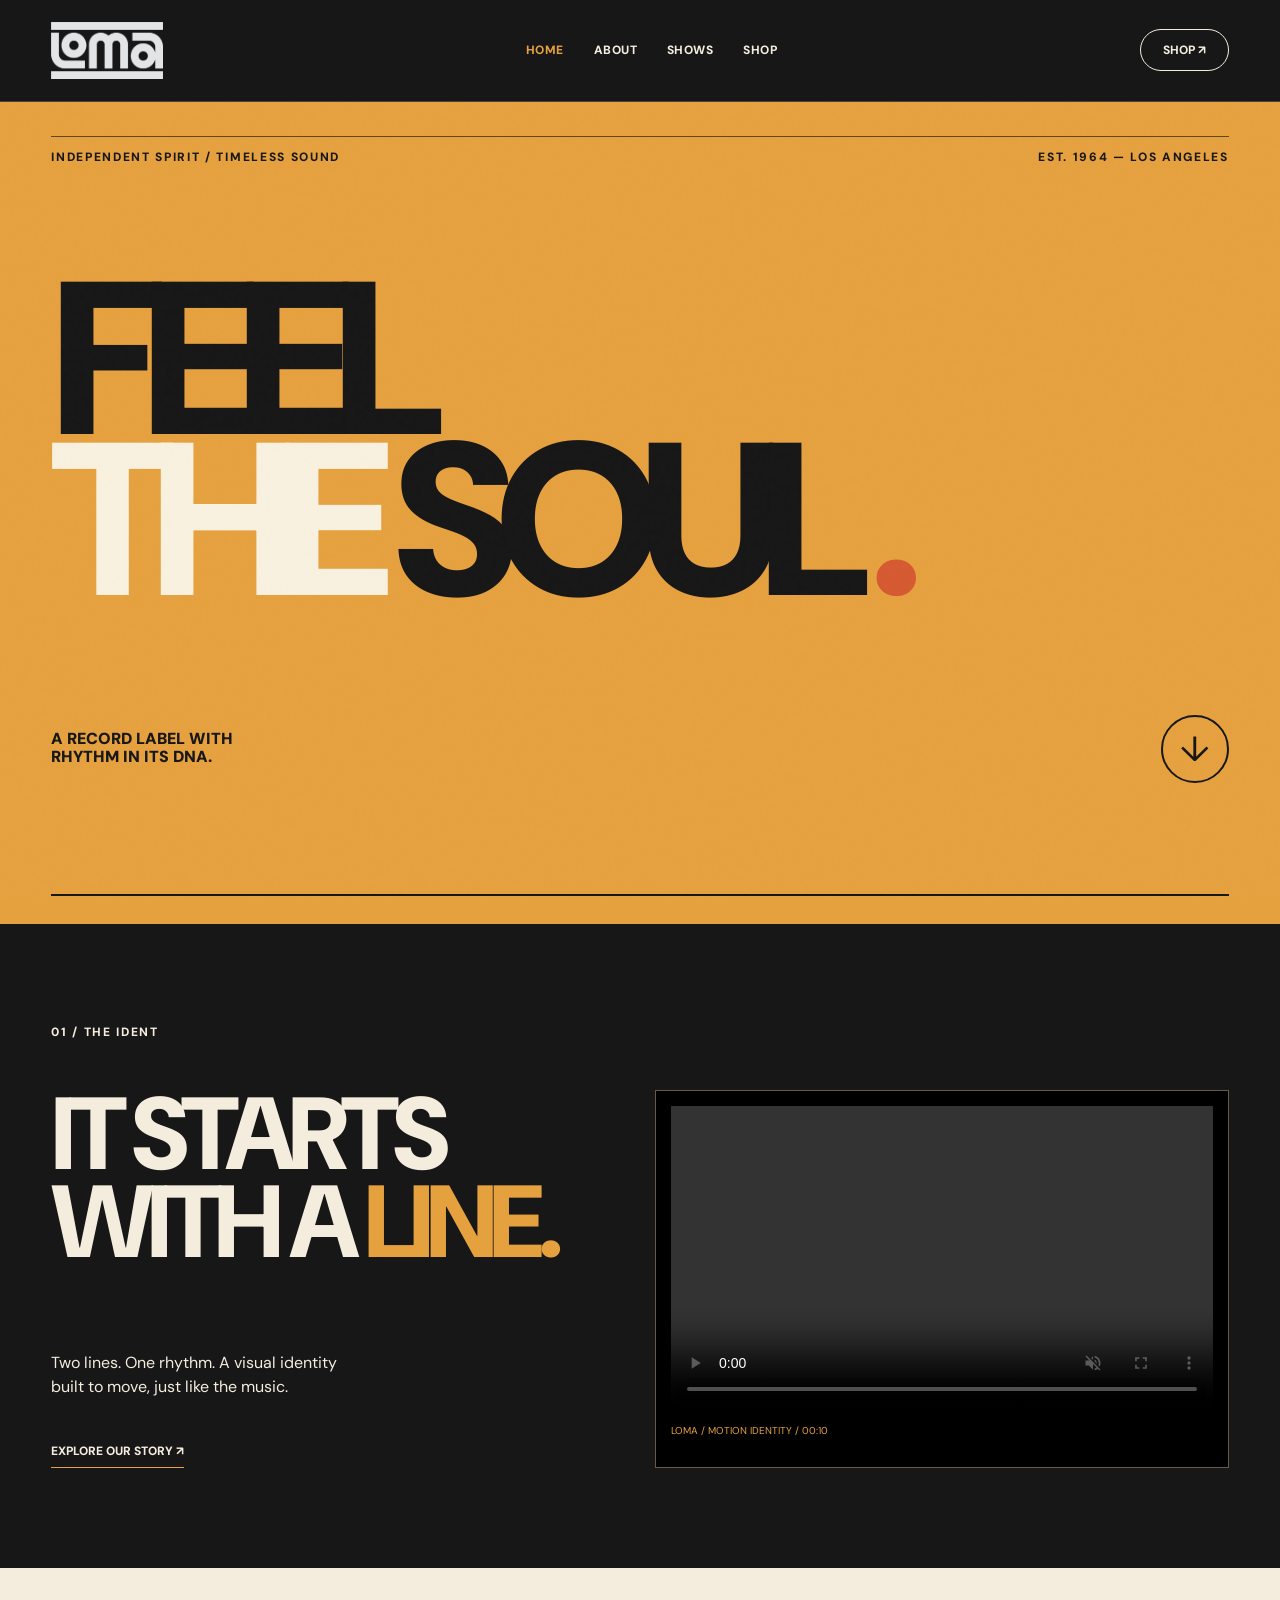
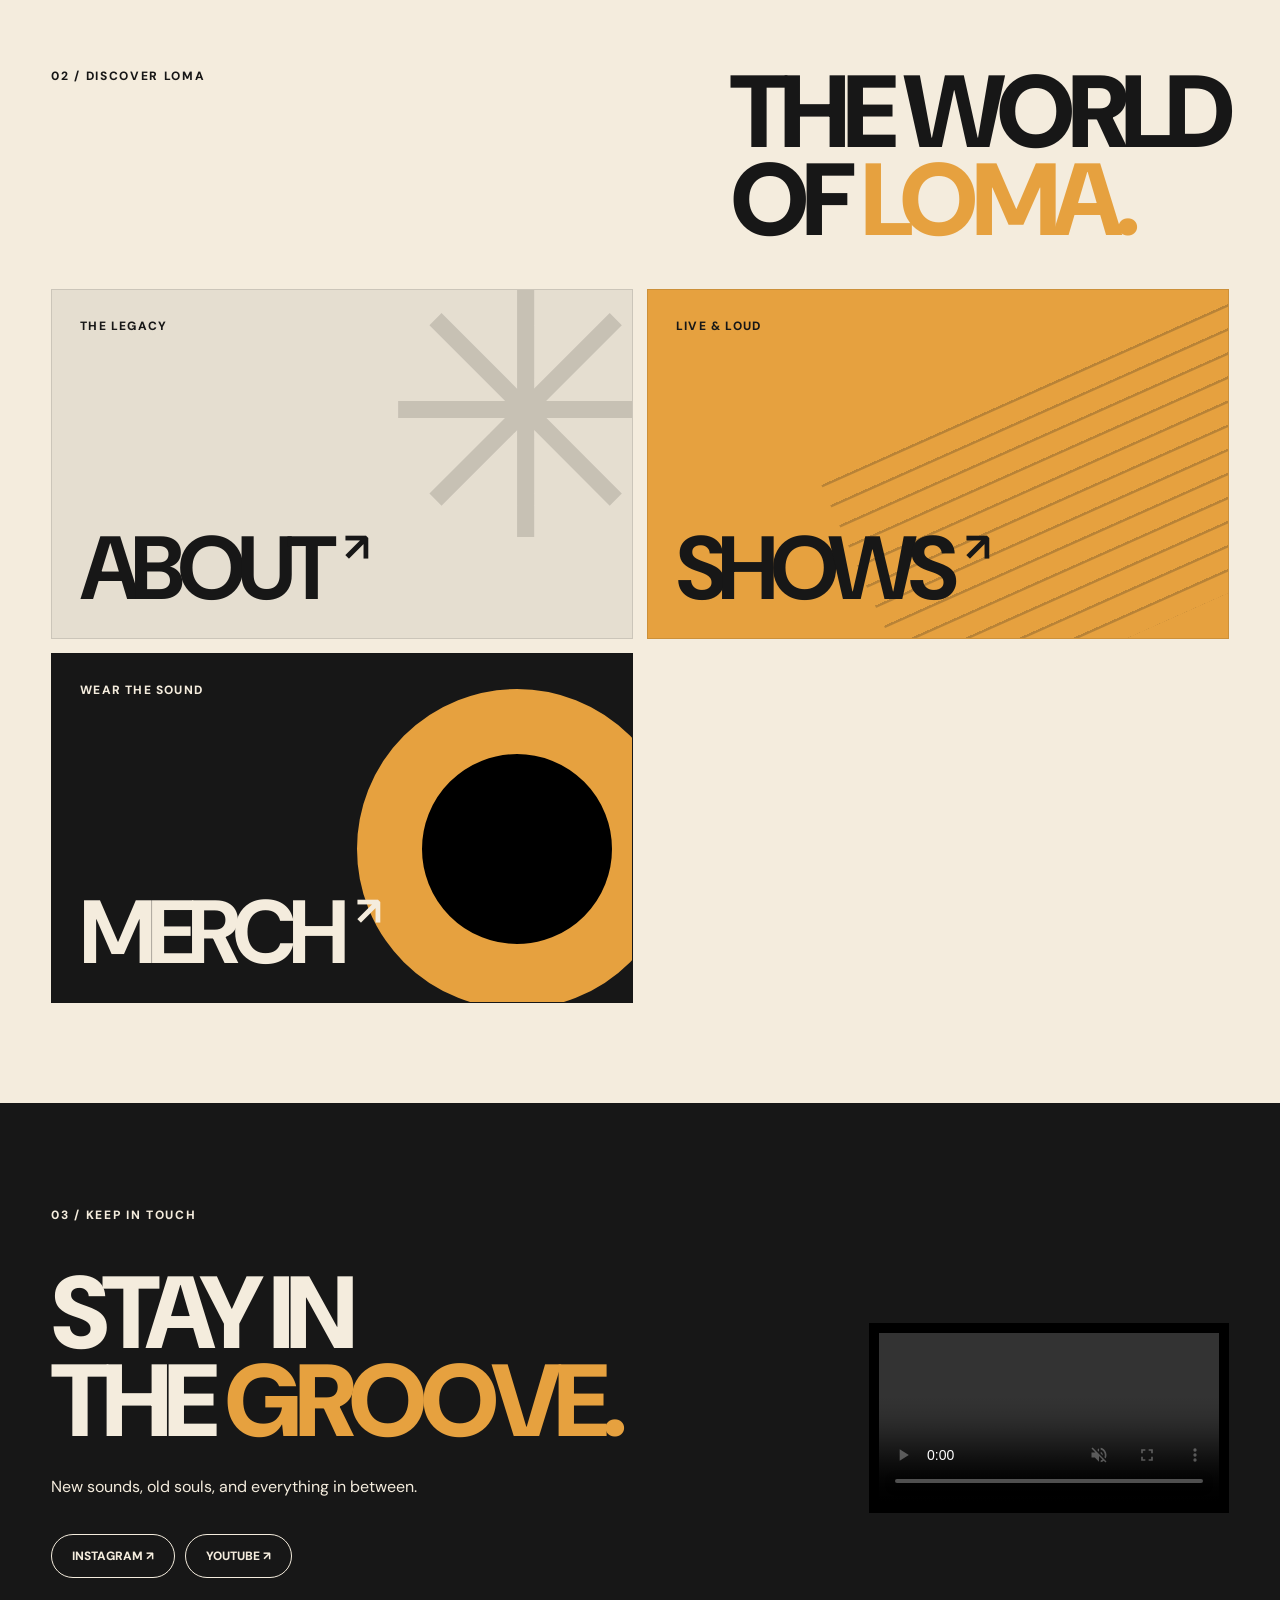
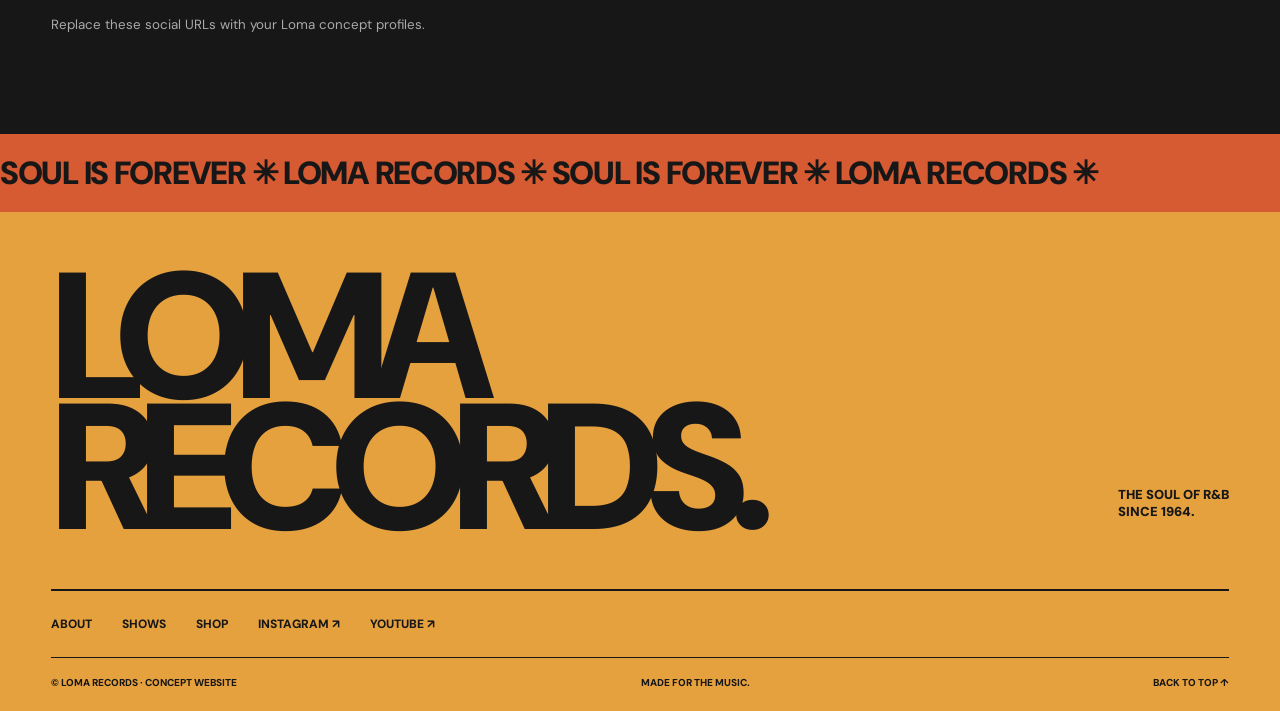
<file: html/index.html>
<!DOCTYPE html>
<html lang="en">
 <head>
  <meta charset="utf-8"/>
  <meta content="width=device-width, initial-scale=1" name="viewport"/>
  <meta content="#101010" name="theme-color"/>
  <title>
   Home &mdash; Loma Records
  </title>
  <link href="../css/index.css" rel="stylesheet"/>
  <script defer="" src="../js/main.js">
  </script>
 </head>
 <body>
  <div aria-hidden="true" class="grain">
  </div>
  <header class="site-header">
   <a aria-label="Loma Records home" class="wordmark" href="index.html">
    <img alt="Loma Records" src="../images/loma-logo.png"/>
   </a>
   <button aria-expanded="false" aria-label="Toggle menu" class="menu-toggle">
    MENU
    <span>
     ☰
    </span>
   </button>
   <nav aria-label="Main navigation" class="nav">
    <a class="active" href="index.html">
     Home
    </a>
    <a class="" href="about.html">
     About
    </a>
    <a class="" href="shows.html">
     Shows
    </a>
    <a class="" href="shop.html">
     Shop
    </a>
   </nav>
   <a class="header-cta" href="shop.html">
    SHOP &nearrow;
   </a>
  </header>
  <main id="top">
   <!-- PAGE SECTION -->
   <section class="hero heritage-section">
    <div class="eyebrow">
     <span>
      INDEPENDENT SPIRIT / TIMELESS SOUND
     </span>
     <span>
      EST. 1964 &mdash; LOS ANGELES
     </span>
    </div>
    <h1>
     FEEL
     <br/>
     <em>
      THE
     </em>
     SOUL
     <span class="dot">
      .
     </span>
    </h1>
    <div class="hero-bottom">
     <p>
      A RECORD LABEL WITH
      <br/>
      RHYTHM IN ITS DNA.
     </p>
     <a aria-label="Scroll to discover" class="circle-arrow" href="#discover">
      &darr;
     </a>
    </div>
    <div class="hero-rule">
    </div>
   </section>
   <!-- PAGE SECTION -->
   <section class="film-section reveal heritage-section" id="discover">
    <div class="section-kicker">
     01 / THE IDENT
    </div>
    <div class="film-layout">
     <div>
      <h2>
       IT STARTS
       <br/>
       WITH A
       <i>
        LINE.
       </i>
      </h2>
      <p>
       Two lines. One rhythm. A visual identity built to move, just like the music.
      </p>
      <a class="text-link" href="about.html">
       EXPLORE OUR STORY &nearrow;
      </a>
     </div>
     <div class="film-frame">
      <video aria-label="Loma Records logo animation" autoplay="" controls="" loop="" muted="" playsinline="" src="../media/logo-ident.mp4">
      </video>
      <small>
       LOMA / MOTION IDENTITY / 00:10
      </small>
     </div>
    </div>
   </section>
   <!-- PAGE SECTION -->
   <section class="tile-section reveal heritage-section">
    <div class="section-heading">
     <span>
      02 / DISCOVER LOMA
     </span>
     <h2>
      THE WORLD
      <br/>
      OF
      <i>
       LOMA.
      </i>
     </h2>
    </div>
    <div class="tile-grid">
     <a class="tile tile-gold" href="about.html">
      <span>
       THE LEGACY
      </span>
      <strong>
       ABOUT
       <span>
        &nearrow;
       </span>
      </strong>
      <div class="tile-asterisk">
       ✳
      </div>
     </a>
     <a class="tile tile-cream" href="shows.html">
      <span>
       LIVE &amp; LOUD
      </span>
      <strong>
       SHOWS
       <span>
        &nearrow;
       </span>
      </strong>
      <div class="tile-lines">
      </div>
     </a>
     <a class="tile tile-dark" href="shop.html">
      <span>
       WEAR THE SOUND
      </span>
      <strong>
       MERCH
       <span>
        &nearrow;
       </span>
      </strong>
      <div class="tile-record">
      </div>
     </a>
    </div>
   </section>
   <!-- PAGE SECTION -->
   <section class="social-section reveal heritage-section">
    <div>
     <span class="section-kicker">
      03 / KEEP IN TOUCH
     </span>
     <h2>
      STAY IN
      <br/>
      THE
      <i>
       GROOVE.
      </i>
     </h2>
     <p>
      New sounds, old souls, and everything in between.
     </p>
     <div class="social-buttons">
      <a href="https://www.instagram.com/" rel="noopener noreferrer" target="_blank">
       INSTAGRAM &nearrow;
      </a>
      <a href="https://www.youtube.com/" rel="noopener noreferrer" target="_blank">
       YOUTUBE &nearrow;
      </a>
     </div>
     <small>
      Replace these social URLs with your Loma concept profiles.
     </small>
    </div>
    <div class="social-video">
     <video aria-label="Loma Instagram motion post" autoplay="" controls="" loop="" muted="" playsinline="" src="../media/instagram-post.mp4">
     </video>
    </div>
   </section>
   <div aria-hidden="true" class="ticker">
    <div>
     SOUL IS FOREVER ✳ LOMA RECORDS ✳ SOUL IS FOREVER ✳ LOMA RECORDS ✳&nbsp;
    </div>
   </div>
  </main>
  <footer class="footer">
   <div class="footer-top">
    <span>
     LOMA
     <br/>
     RECORDS.
    </span>
    <p>
     THE SOUL OF R&amp;B
     <br/>
     SINCE 1964.
    </p>
   </div>
   <div class="footer-links">
    <a href="about.html">
     ABOUT
    </a>
    <a href="shows.html">
     SHOWS
    </a>
    <a href="shop.html">
     SHOP
    </a>
    <a href="https://www.instagram.com/" rel="noopener noreferrer" target="_blank">
     INSTAGRAM &nearrow;
    </a>
    <a href="https://www.youtube.com/" rel="noopener noreferrer" target="_blank">
     YOUTUBE &nearrow;
    </a>
   </div>
   <div class="footer-bottom">
    <span>
     &copy; LOMA RECORDS &middot; CONCEPT WEBSITE
    </span>
    <span>
     MADE FOR THE MUSIC.
    </span>
    <a href="#top">
     BACK TO TOP &uarr;
    </a>
   </div>
  </footer>
 </body>
</html>
</file>
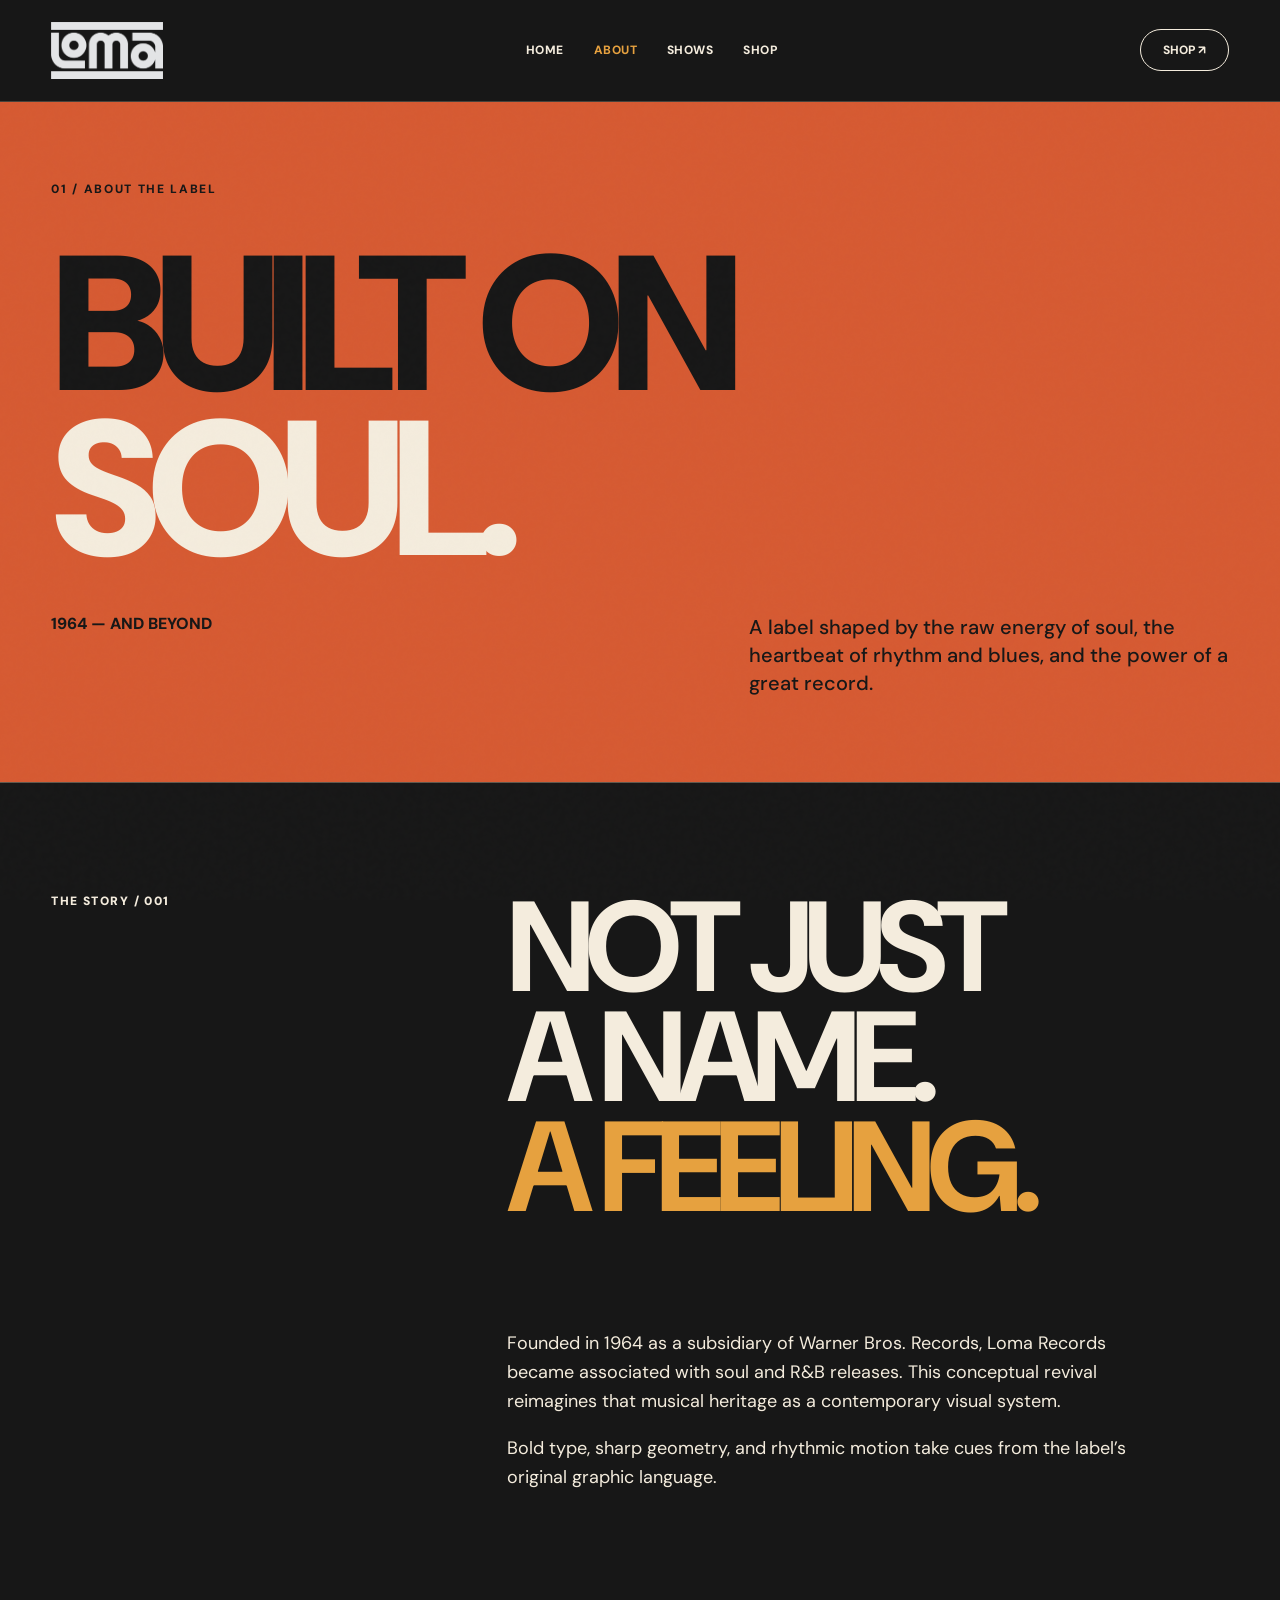
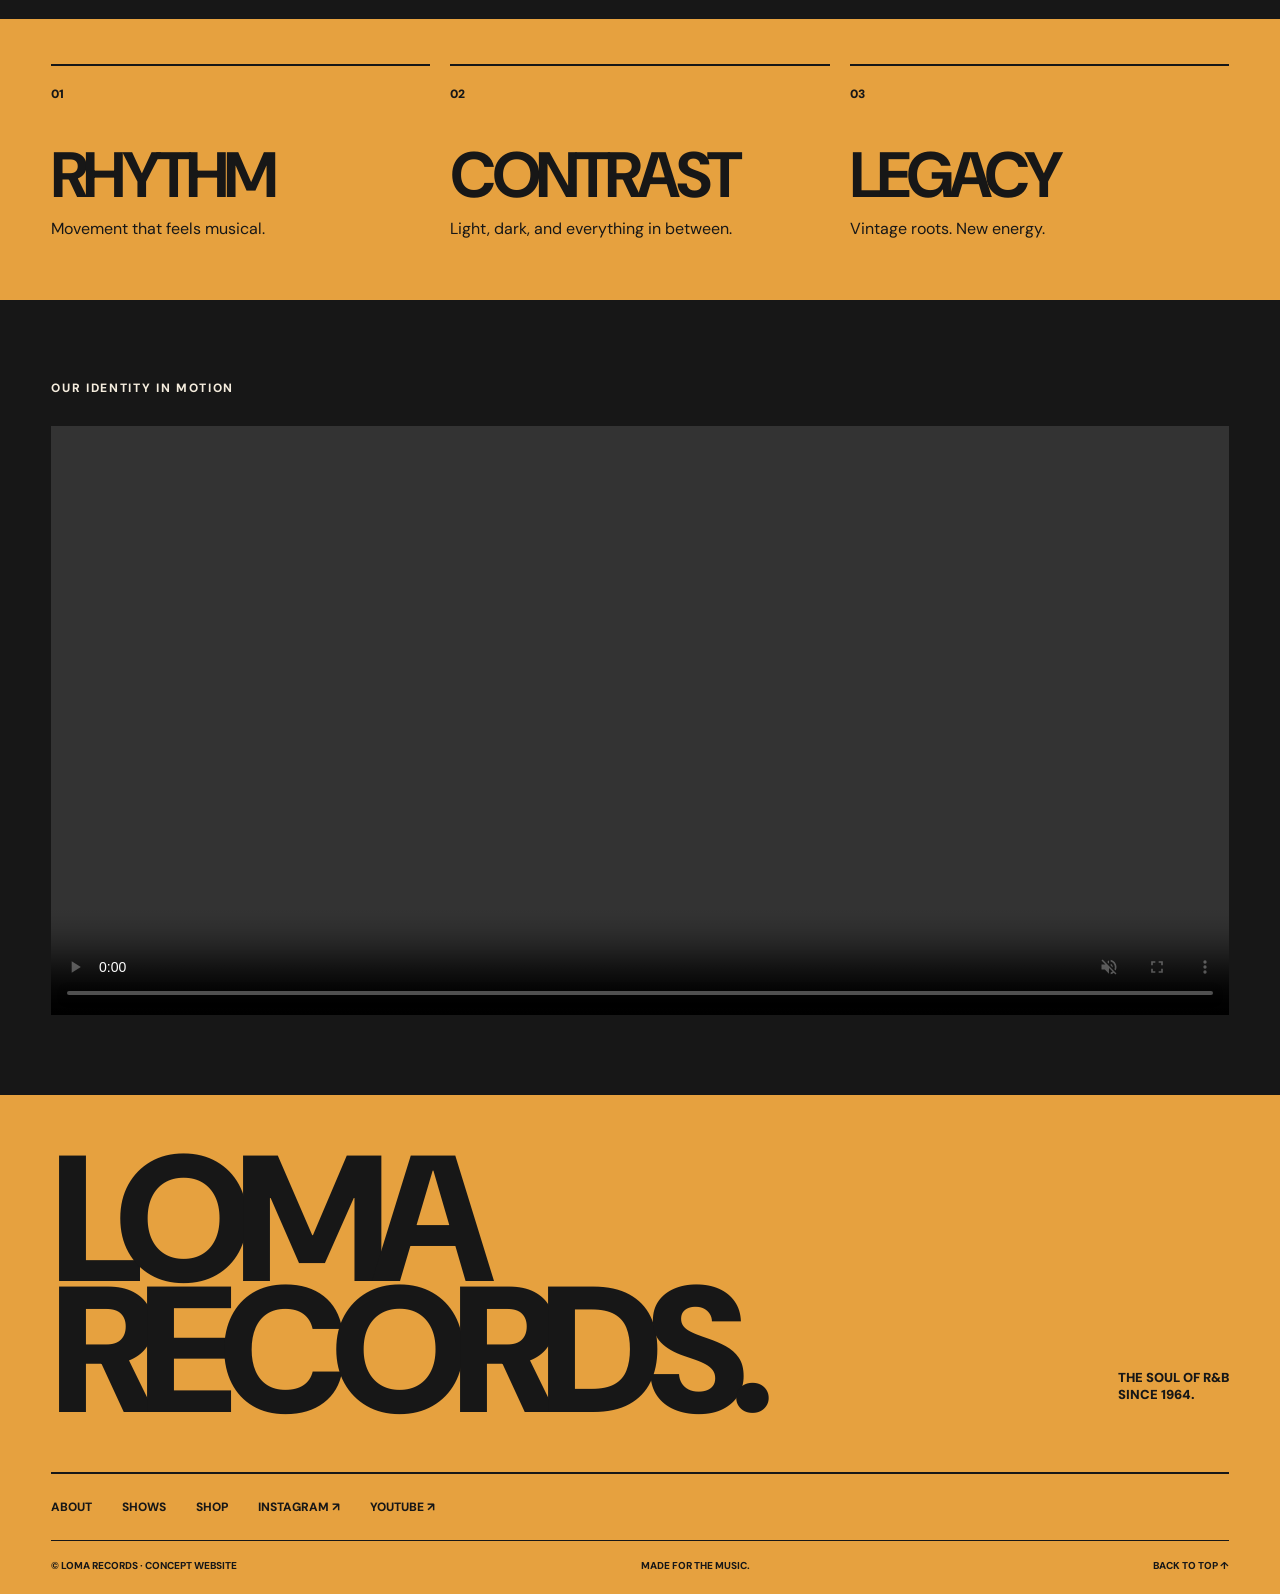
<file: html/about.html>
<!DOCTYPE html>
<html lang="en">
 <head>
  <meta charset="utf-8"/>
  <meta content="width=device-width, initial-scale=1" name="viewport"/>
  <meta content="#101010" name="theme-color"/>
  <title>
   About &mdash; Loma Records
  </title>
  <link href="../css/about.css" rel="stylesheet"/>
  <script defer="" src="../js/main.js">
  </script>
 </head>
 <body>
  <div aria-hidden="true" class="grain">
  </div>
  <header class="site-header">
   <a aria-label="Loma Records home" class="wordmark" href="index.html">
    <img alt="Loma Records" src="../images/loma-logo.png"/>
   </a>
   <button aria-expanded="false" aria-label="Toggle menu" class="menu-toggle">
    MENU
    <span>
     ☰
    </span>
   </button>
   <nav aria-label="Main navigation" class="nav">
    <a class="" href="index.html">
     Home
    </a>
    <a class="active" href="about.html">
     About
    </a>
    <a class="" href="shows.html">
     Shows
    </a>
    <a class="" href="shop.html">
     Shop
    </a>
   </nav>
   <a class="header-cta" href="shop.html">
    SHOP &nearrow;
   </a>
  </header>
  <main id="top">
   <!-- PAGE SECTION -->
   <section class="page-hero heritage-section">
    <span class="section-kicker">
     01 / ABOUT THE LABEL
    </span>
    <h1>
     BUILT ON
     <br/>
     <i>
      SOUL.
     </i>
    </h1>
    <div class="hero-caption">
     <span>
      1964 &mdash; AND BEYOND
     </span>
     <p>
      A label shaped by the raw energy of soul, the heartbeat of rhythm and blues, and the power of a great record.
     </p>
    </div>
   </section>
   <!-- PAGE SECTION -->
   <section class="story reveal heritage-section">
    <div class="story-number">
     THE STORY / 001
    </div>
    <div>
     <h2>
      NOT JUST
      <br/>
      A NAME.
      <br/>
      <i>
       A FEELING.
      </i>
     </h2>
     <p>
      Founded in 1964 as a subsidiary of Warner Bros. Records, Loma Records became associated with soul and R&amp;B releases. This conceptual revival reimagines that musical heritage as a contemporary visual system.
     </p>
     <p>
      Bold type, sharp geometry, and rhythmic motion take cues from the label&rsquo;s original graphic language.
     </p>
    </div>
   </section>
   <!-- PAGE SECTION -->
   <section class="values reveal heritage-section">
    <div>
     <span>
      01
     </span>
     <h3>
      RHYTHM
     </h3>
     <p>
      Movement that feels musical.
     </p>
    </div>
    <div>
     <span>
      02
     </span>
     <h3>
      CONTRAST
     </h3>
     <p>
      Light, dark, and everything in between.
     </p>
    </div>
    <div>
     <span>
      03
     </span>
     <h3>
      LEGACY
     </h3>
     <p>
      Vintage roots. New energy.
     </p>
    </div>
   </section>
   <!-- PAGE SECTION -->
   <section class="about-video reveal heritage-section">
    <div class="section-kicker">
     OUR IDENTITY IN MOTION
    </div>
    <video autoplay="" controls="" loop="" muted="" playsinline="" src="../media/logo-ident.mp4">
    </video>
   </section>
  </main>
  <footer class="footer">
   <div class="footer-top">
    <span>
     LOMA
     <br/>
     RECORDS.
    </span>
    <p>
     THE SOUL OF R&amp;B
     <br/>
     SINCE 1964.
    </p>
   </div>
   <div class="footer-links">
    <a href="about.html">
     ABOUT
    </a>
    <a href="shows.html">
     SHOWS
    </a>
    <a href="shop.html">
     SHOP
    </a>
    <a href="https://www.instagram.com/" rel="noopener noreferrer" target="_blank">
     INSTAGRAM &nearrow;
    </a>
    <a href="https://www.youtube.com/" rel="noopener noreferrer" target="_blank">
     YOUTUBE &nearrow;
    </a>
   </div>
   <div class="footer-bottom">
    <span>
     &copy; LOMA RECORDS &middot; CONCEPT WEBSITE
    </span>
    <span>
     MADE FOR THE MUSIC.
    </span>
    <a href="#top">
     BACK TO TOP &uarr;
    </a>
   </div>
  </footer>
 </body>
</html>
</file>
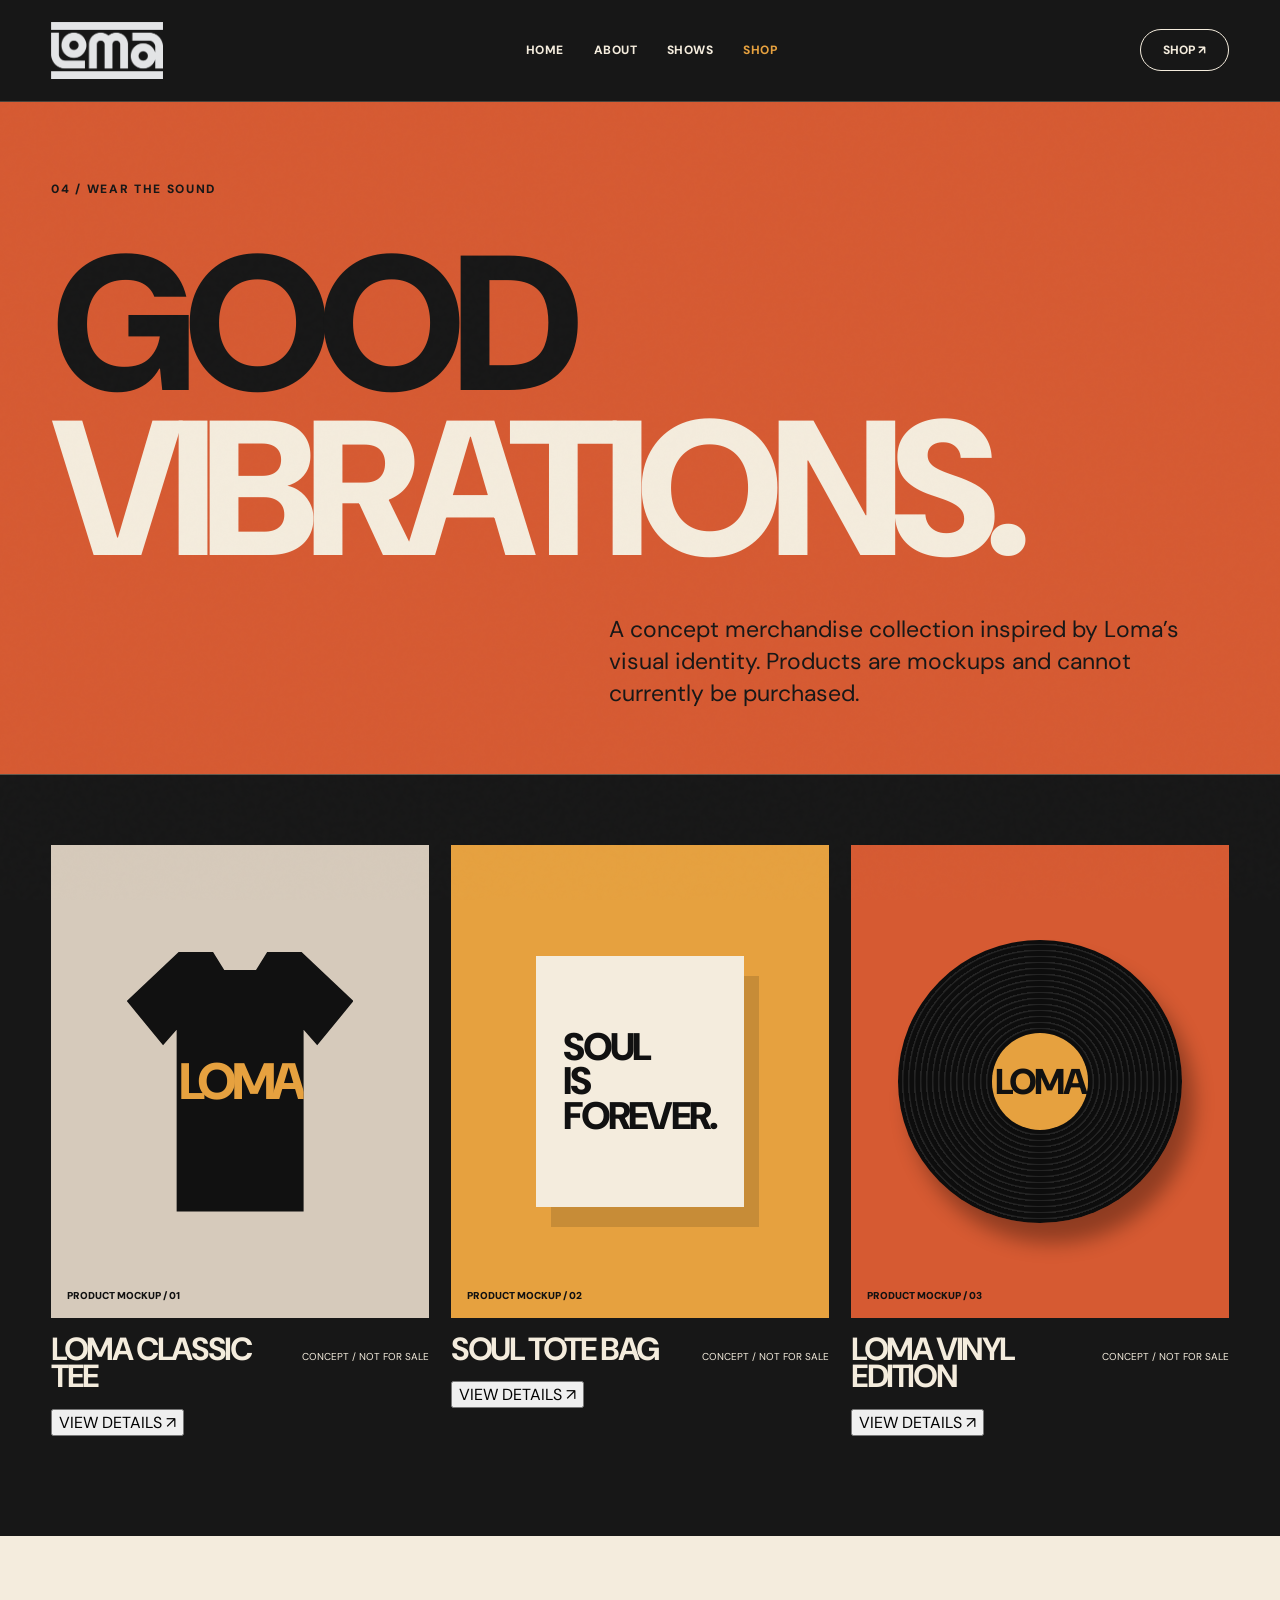
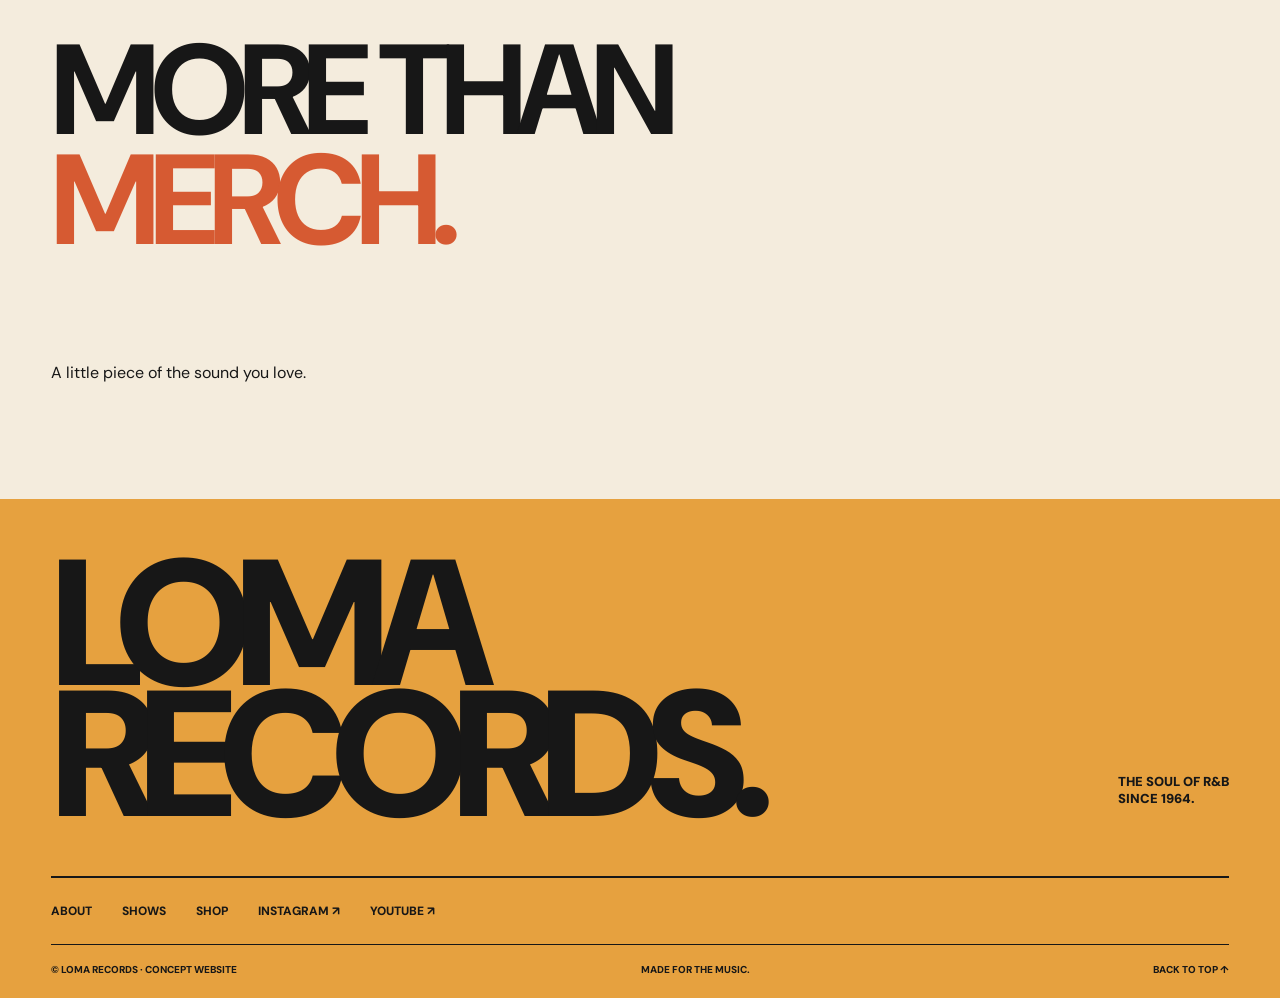
<file: html/shop.html>
<!DOCTYPE html>
<html lang="en">
 <head>
  <meta charset="utf-8"/>
  <meta content="width=device-width, initial-scale=1" name="viewport"/>
  <meta content="#101010" name="theme-color"/>
  <title>
   Shop &mdash; Loma Records
  </title>
  <link href="../css/shop.css" rel="stylesheet"/>
  <script defer="" src="../js/main.js">
  </script>
 </head>
 <body>
  <div aria-hidden="true" class="grain">
  </div>
  <header class="site-header">
   <a aria-label="Loma Records home" class="wordmark" href="index.html">
    <img alt="Loma Records" src="../images/loma-logo.png"/>
   </a>
   <button aria-expanded="false" aria-label="Toggle menu" class="menu-toggle">
    MENU
    <span>
     ☰
    </span>
   </button>
   <nav aria-label="Main navigation" class="nav">
    <a class="" href="index.html">
     Home
    </a>
    <a class="" href="about.html">
     About
    </a>
    <a class="" href="shows.html">
     Shows
    </a>
    <a class="active" href="shop.html">
     Shop
    </a>
   </nav>
   <a class="header-cta" href="shop.html">
    SHOP &nearrow;
   </a>
  </header>
  <main id="top">
   <!-- PAGE SECTION -->
   <section class="page-hero heritage-section">
    <span class="section-kicker">
     04 / WEAR THE SOUND
    </span>
    <h1>
     GOOD
     <br/>
     <i>
      VIBRATIONS.
     </i>
    </h1>
    <p class="intro">
     A concept merchandise collection inspired by Loma&rsquo;s visual identity. Products are mockups and cannot currently be purchased.
    </p>
   </section>
   <!-- PAGE SECTION -->
   <section class="shop-grid reveal heritage-section">
    <article class="product">
     <div class="product-visual shirt">
      <div class="shirt-shape">
       <span>
        LOMA
       </span>
      </div>
      <span class="image-label">
       PRODUCT MOCKUP / 01
      </span>
     </div>
     <div class="product-info">
      <h2>
       LOMA CLASSIC TEE
      </h2>
      <span>
       CONCEPT / NOT FOR SALE
      </span>
     </div>
     <button class="product-button" data-product="LOMA CLASSIC TEE">
      VIEW DETAILS &nearrow;
     </button>
    </article>
    <article class="product">
     <div class="product-visual tote">
      <div class="tote-shape">
       <span>
        SOUL
        <br/>
        IS
        <br/>
        FOREVER.
       </span>
      </div>
      <span class="image-label">
       PRODUCT MOCKUP / 02
      </span>
     </div>
     <div class="product-info">
      <h2>
       SOUL TOTE BAG
      </h2>
      <span>
       CONCEPT / NOT FOR SALE
      </span>
     </div>
     <button class="product-button" data-product="SOUL TOTE BAG">
      VIEW DETAILS &nearrow;
     </button>
    </article>
    <article class="product">
     <div class="product-visual record">
      <div class="vinyl">
       <span>
        LOMA
       </span>
      </div>
      <span class="image-label">
       PRODUCT MOCKUP / 03
      </span>
     </div>
     <div class="product-info">
      <h2>
       LOMA VINYL EDITION
      </h2>
      <span>
       CONCEPT / NOT FOR SALE
      </span>
     </div>
     <button class="product-button" data-product="LOMA VINYL EDITION">
      VIEW DETAILS &nearrow;
     </button>
    </article>
   </section>
   <!-- PAGE SECTION -->
   <section class="shop-note reveal heritage-section">
    <h2>
     MORE THAN
     <br/>
     <i>
      MERCH.
     </i>
    </h2>
    <p>
     A little piece of the sound you love.
    </p>
   </section>
   <dialog id="product-dialog">
    <button aria-label="Close" class="dialog-close">
     &times;
    </button>
    <h2>
     CONCEPT ITEM.
    </h2>
    <p>
     <span id="product-name">
     </span>
     is a portfolio mockup, not an available product. Replace with a real store link if you launch a shop.
    </p>
   </dialog>
  </main>
  <footer class="footer">
   <div class="footer-top">
    <span>
     LOMA
     <br/>
     RECORDS.
    </span>
    <p>
     THE SOUL OF R&amp;B
     <br/>
     SINCE 1964.
    </p>
   </div>
   <div class="footer-links">
    <a href="about.html">
     ABOUT
    </a>
    <a href="shows.html">
     SHOWS
    </a>
    <a href="shop.html">
     SHOP
    </a>
    <a href="https://www.instagram.com/" rel="noopener noreferrer" target="_blank">
     INSTAGRAM &nearrow;
    </a>
    <a href="https://www.youtube.com/" rel="noopener noreferrer" target="_blank">
     YOUTUBE &nearrow;
    </a>
   </div>
   <div class="footer-bottom">
    <span>
     &copy; LOMA RECORDS &middot; CONCEPT WEBSITE
    </span>
    <span>
     MADE FOR THE MUSIC.
    </span>
    <a href="#top">
     BACK TO TOP &uarr;
    </a>
   </div>
  </footer>
 </body>
</html>
</file>
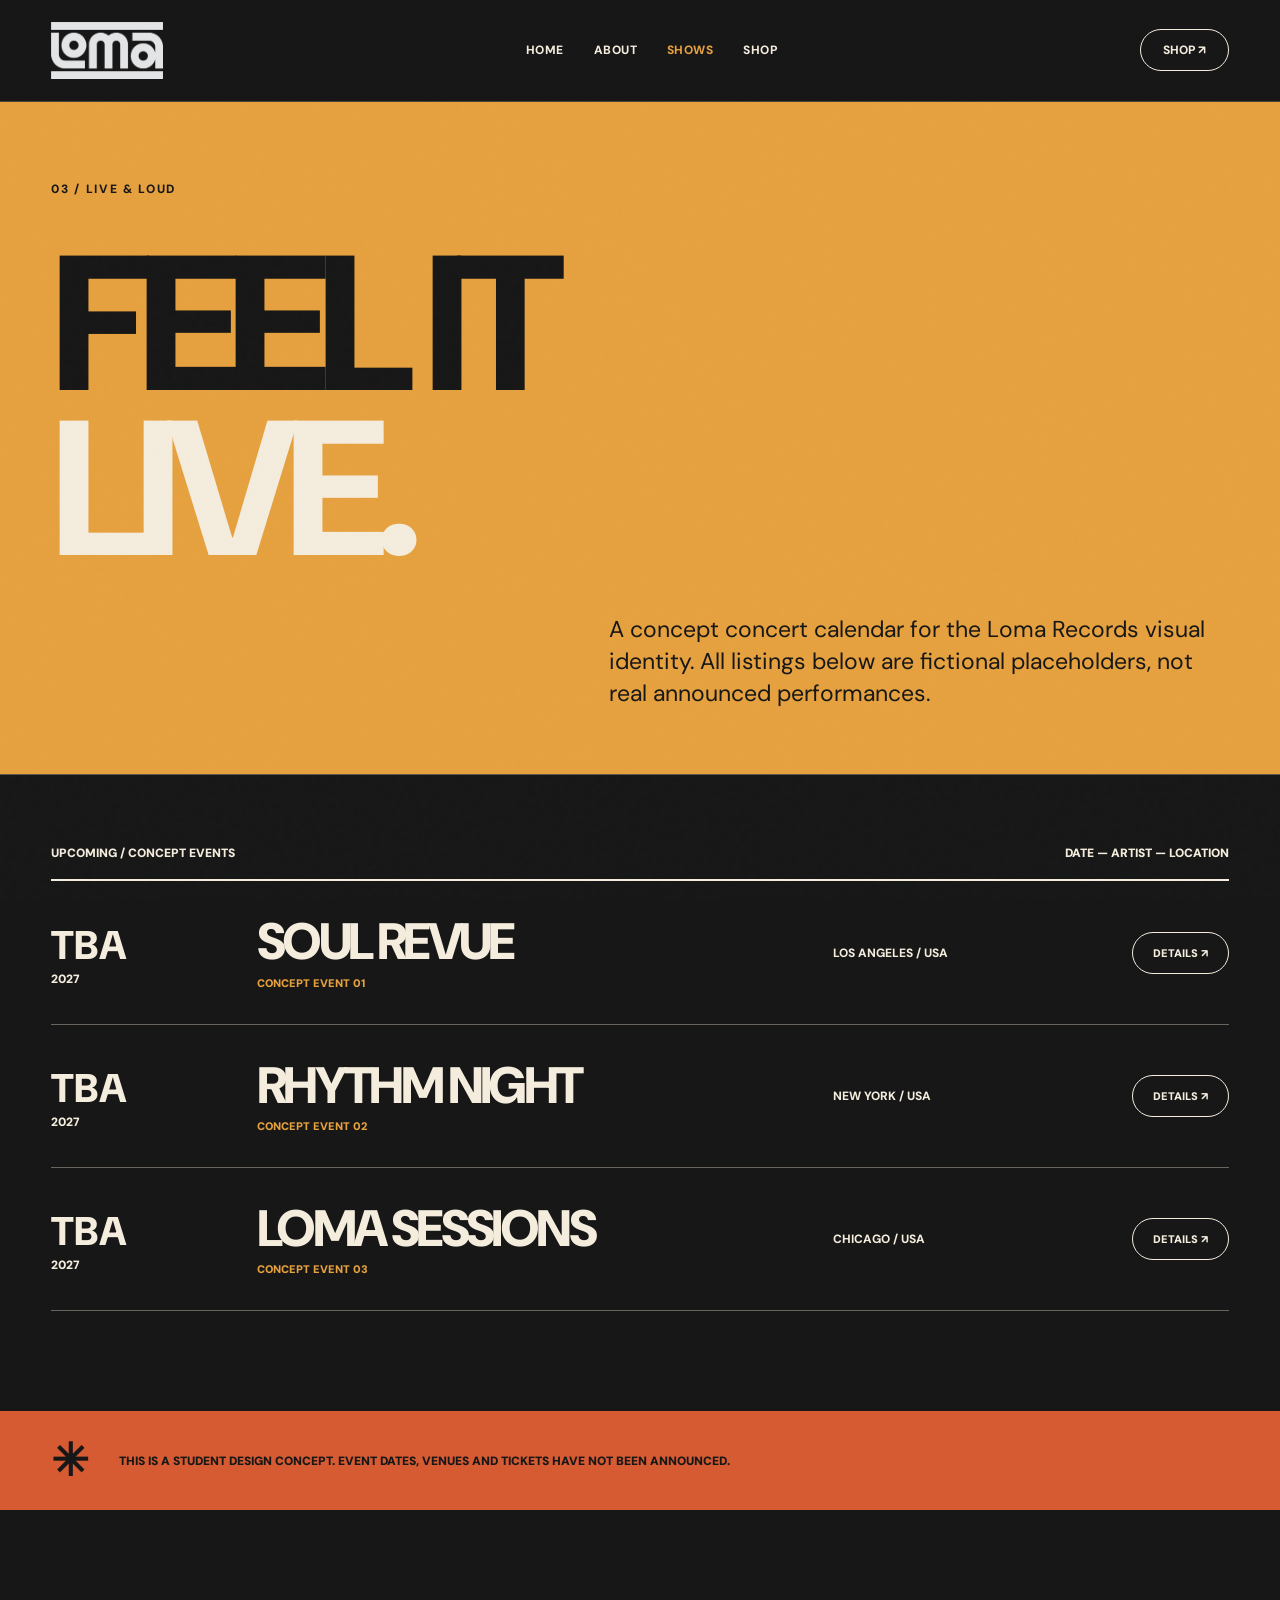
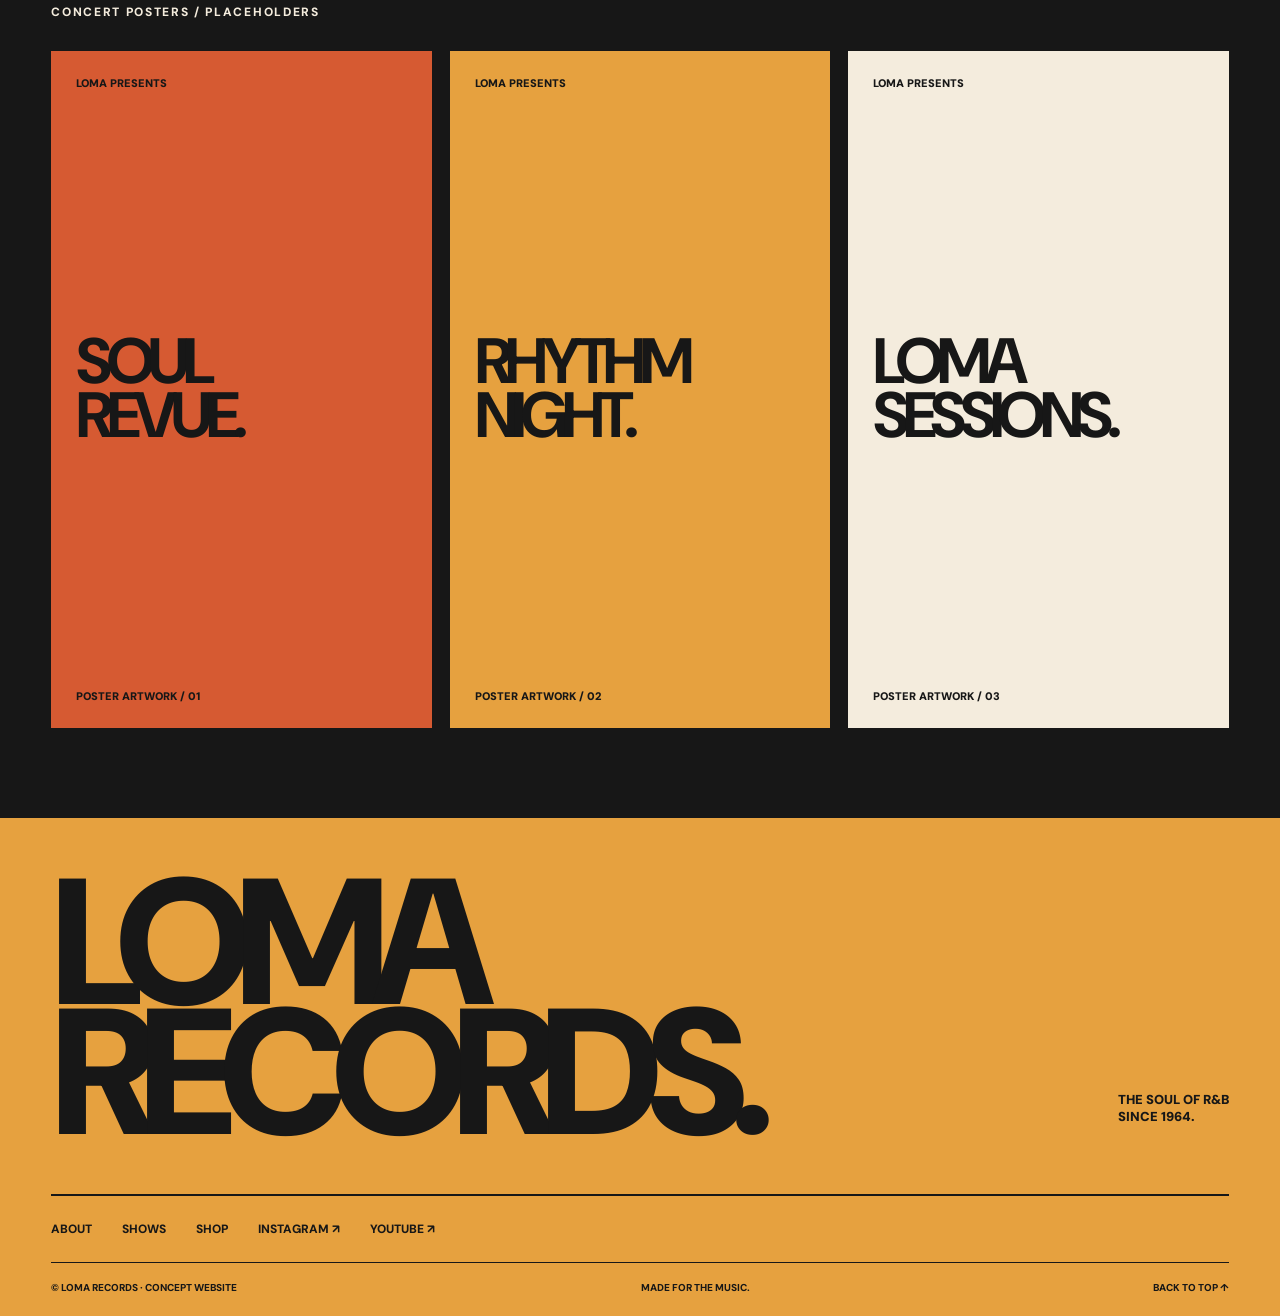
<file: html/shows.html>
<!DOCTYPE html>
<html lang="en">
 <head>
  <meta charset="utf-8"/>
  <meta content="width=device-width, initial-scale=1" name="viewport"/>
  <meta content="#101010" name="theme-color"/>
  <title>
   Shows &mdash; Loma Records
  </title>
  <link href="../css/shows.css" rel="stylesheet"/>
  <script defer="" src="../js/main.js">
  </script>
 </head>
 <body>
  <div aria-hidden="true" class="grain">
  </div>
  <header class="site-header">
   <a aria-label="Loma Records home" class="wordmark" href="index.html">
    <img alt="Loma Records" src="../images/loma-logo.png"/>
   </a>
   <button aria-expanded="false" aria-label="Toggle menu" class="menu-toggle">
    MENU
    <span>
     ☰
    </span>
   </button>
   <nav aria-label="Main navigation" class="nav">
    <a class="" href="index.html">
     Home
    </a>
    <a class="" href="about.html">
     About
    </a>
    <a class="active" href="shows.html">
     Shows
    </a>
    <a class="" href="shop.html">
     Shop
    </a>
   </nav>
   <a class="header-cta" href="shop.html">
    SHOP &nearrow;
   </a>
  </header>
  <main id="top">
   <!-- PAGE SECTION -->
   <section class="page-hero heritage-section">
    <span class="section-kicker">
     03 / LIVE &amp; LOUD
    </span>
    <h1>
     FEEL IT
     <br/>
     <i>
      LIVE.
     </i>
    </h1>
    <p class="intro">
     A concept concert calendar for the Loma Records visual identity. All listings below are fictional placeholders, not real announced performances.
    </p>
   </section>
   <!-- PAGE SECTION -->
   <section class="shows-list reveal heritage-section">
    <div class="list-heading">
     <span>
      UPCOMING / CONCEPT EVENTS
     </span>
     <span>
      DATE &mdash; ARTIST &mdash; LOCATION
     </span>
    </div>
    <div class="show-row">
     <div class="date">
      TBA
      <span>
       2027
      </span>
     </div>
     <div class="show-title">
      SOUL REVUE
      <small>
       CONCEPT EVENT 01
      </small>
     </div>
     <div class="show-location">
      LOS ANGELES / USA
     </div>
     <button class="ticket-button" data-event="Soul Revue">
      DETAILS &nearrow;
     </button>
    </div>
    <div class="show-row">
     <div class="date">
      TBA
      <span>
       2027
      </span>
     </div>
     <div class="show-title">
      RHYTHM NIGHT
      <small>
       CONCEPT EVENT 02
      </small>
     </div>
     <div class="show-location">
      NEW YORK / USA
     </div>
     <button class="ticket-button" data-event="Rhythm Night">
      DETAILS &nearrow;
     </button>
    </div>
    <div class="show-row">
     <div class="date">
      TBA
      <span>
       2027
      </span>
     </div>
     <div class="show-title">
      LOMA SESSIONS
      <small>
       CONCEPT EVENT 03
      </small>
     </div>
     <div class="show-location">
      CHICAGO / USA
     </div>
     <button class="ticket-button" data-event="Loma Sessions">
      DETAILS &nearrow;
     </button>
    </div>
   </section>
   <div class="notice reveal">
    <span>
     ✳
    </span>
    <p>
     THIS IS A STUDENT DESIGN CONCEPT. EVENT DATES, VENUES AND TICKETS HAVE NOT BEEN ANNOUNCED.
    </p>
   </div>
   <!-- PAGE SECTION -->
   <section class="poster-section reveal heritage-section">
    <span class="section-kicker">
     CONCERT POSTERS / PLACEHOLDERS
    </span>
    <div class="poster-grid">
     <div class="poster poster-a">
      <span>
       LOMA PRESENTS
      </span>
      <strong>
       SOUL
       <br/>
       REVUE.
      </strong>
      <small>
       POSTER ARTWORK / 01
      </small>
     </div>
     <div class="poster poster-b">
      <span>
       LOMA PRESENTS
      </span>
      <strong>
       RHYTHM
       <br/>
       NIGHT.
      </strong>
      <small>
       POSTER ARTWORK / 02
      </small>
     </div>
     <div class="poster poster-c">
      <span>
       LOMA PRESENTS
      </span>
      <strong>
       LOMA
       <br/>
       SESSIONS.
      </strong>
      <small>
       POSTER ARTWORK / 03
      </small>
     </div>
    </div>
   </section>
   <dialog id="event-dialog">
    <button aria-label="Close" class="dialog-close">
     &times;
    </button>
    <h2>
     COMING SOON.
    </h2>
    <p>
     &ldquo;
     <span id="event-name">
     </span>
     &rdquo; is a fictional event created for this design concept. Add a real ticket URL when you have one.
    </p>
   </dialog>
  </main>
  <footer class="footer">
   <div class="footer-top">
    <span>
     LOMA
     <br/>
     RECORDS.
    </span>
    <p>
     THE SOUL OF R&amp;B
     <br/>
     SINCE 1964.
    </p>
   </div>
   <div class="footer-links">
    <a href="about.html">
     ABOUT
    </a>
    <a href="shows.html">
     SHOWS
    </a>
    <a href="shop.html">
     SHOP
    </a>
    <a href="https://www.instagram.com/" rel="noopener noreferrer" target="_blank">
     INSTAGRAM &nearrow;
    </a>
    <a href="https://www.youtube.com/" rel="noopener noreferrer" target="_blank">
     YOUTUBE &nearrow;
    </a>
   </div>
   <div class="footer-bottom">
    <span>
     &copy; LOMA RECORDS &middot; CONCEPT WEBSITE
    </span>
    <span>
     MADE FOR THE MUSIC.
    </span>
    <a href="#top">
     BACK TO TOP &uarr;
    </a>
   </div>
  </footer>
 </body>
</html>
</file>
<file: css/index.css>
@import url('base.css');
.hero {
  min-height:calc(100vh - 78px);
  padding:34px 4% 28px;
  background:var(--gold);
  color:var(--black);
  display:flex;
  flex-direction:column;
  justify-content:space-between
}

.eyebrow,.hero-bottom {
  display:flex;
  justify-content:space-between;
  gap:20px
}

.hero h1 {
  font-size:clamp(90px,17vw,285px);
  font-weight:900;
  margin:25px 0;
  line-height:.74;
  letter-spacing:-.105em
}

.hero h1 em {
  color:var(--cream)
}

.hero h1 .dot {
  color:var(--orange)
}

.hero-bottom {
  align-items:end
}

.hero-bottom p {
  font-size:16px;
  font-weight:900;
  line-height:1.15
}

.circle-arrow {
  width:68px;
  height:68px;
  border:2px solid var(--black);
  border-radius:50%;
  display:grid;
  place-items:center;
  font-size:35px;
  transition:transform .3s
}

.circle-arrow:hover {
  transform:translateY(7px)
}

.hero-rule {
  border-bottom:2px solid var(--black);
  margin-top:22px
}

.film-section,.tile-section,.social-section {
  padding:100px 4%
}

.film-layout {
  display:grid;
  grid-template-columns:1fr 1.1fr;
  gap:7%;
  margin-top:50px
}

.film-layout h2,.section-heading h2,.social-section h2 {
  font-size:clamp(65px,8vw,140px);
  font-weight:900
}

.film-layout p {
  max-width:320px;
  line-height:1.5
}

.text-link {
  display:inline-block;
  margin-top:28px;
  border-bottom:1px solid var(--gold);
  padding-bottom:8px;
  font-size:12px;
  font-weight:800
}

.film-frame {
  background:#000;
  padding:15px
}

.film-frame video {
  width:100%;
  aspect-ratio:16/9;
  display:block;
  object-fit:contain
}

.film-frame small {
  display:block;
  margin-top:14px;
  font-size:10px;
  color:var(--gold)
}

.tile-section {
  background:var(--cream);
  color:var(--black)
}

.section-heading {
  display:flex;
  justify-content:space-between;
  gap:20px;
  align-items:start
}

.section-heading h2 {
  margin:0 0 45px
}

.tile-grid {
  display:grid;
  grid-template-columns:1fr 1fr;
  gap:14px
}

.tile {
  min-height:350px;
  padding:28px;
  display:flex;
  flex-direction:column;
  justify-content:space-between;
  position:relative;
  overflow:hidden;
  isolation:isolate
}

.tile>span {
  font-size:12px;
  font-weight:800;
  letter-spacing:.1em
}

.tile strong {
  font-size:clamp(55px,7vw,115px);
  letter-spacing:-.09em;
  line-height:.9;
  z-index:1
}

.tile strong span {
  font-size:.45em;
  vertical-align:top;
  margin-left:5px
}

.tile-orange {
  background:var(--orange)
}

.tile-cream {
  background:var(--gold)
}

.tile-dark {
  background:var(--black);
  color:var(--cream)
}

.tile-gold {
  background:#d5d0c5
}

.tile-disc,.tile-record {
  position:absolute;
  border:35px solid #0002;
  border-radius:50%;
  width:320px;
  height:320px;
  right:-80px;
  top:35px;
  transition:transform .7s
}

.tile-record {
  border:65px solid #e6a13f;
  background:#000;
  right:-45px
}

.tile-asterisk {
  font-size:350px;
  position:absolute;
  right:-40px;
  top:-100px;
  color:#0002;
  transition:transform .6s
}

.tile-lines {
  position:absolute;
  inset:20% -20% 0 35%;
  background:repeating-linear-gradient(0deg,transparent 0 18px,#0003 19px 22px);
  transform:rotate(-24deg);
  transition:transform .6s
}

.tile:hover .tile-disc,.tile:hover .tile-record,.tile:hover .tile-asterisk {
  transform:rotate(40deg) scale(1.1)
}

.tile:hover .tile-lines {
  transform:rotate(-15deg)
}

.social-section {
  display:grid;
  grid-template-columns:1fr 360px;
  gap:12%;
  align-items:center
}

.social-section h2 {
  margin:45px 0 30px
}

.social-section p {
  line-height:1.5
}

.social-buttons {
  display:flex;
  flex-wrap:wrap;
  gap:10px;
  margin:35px 0
}

.social-buttons a {
  border:1px solid var(--cream);
  padding:13px 20px;
  border-radius:40px;
  font-size:12px;
  font-weight:800
}

.social-buttons a:hover {
  background:var(--gold);
  color:var(--black)
}

.social-section small {
  color:#aaa
}

.social-video {
  background:#000;
  padding:10px
}

.social-video video {
  width:100%;
  max-height:600px;
  object-fit:contain;
  display:block
}

.ticker {
  background:var(--orange);
  color:var(--black);
  white-space:nowrap;
  overflow:hidden;
  padding:18px 0;
  font-size:32px;
  font-weight:900;
  letter-spacing:-.04em
}

.ticker div {
  width:max-content;
  animation:marquee 20s linear infinite
}

@keyframes marquee {
  to {
    transform:translateX(-50%)
  }

}

@media(max-width:850px) {
  .film-layout,.social-section {
    grid-template-columns:1fr
  }

  .social-video {
    max-width:400px
  }

  .hero h1 {
    font-size:clamp(80px,16vw,160px)
  }

}

@media(max-width:600px) {
  .hero {
    min-height:670px
  }

  .hero h1 {
    font-size:clamp(75px,18vw,110px)
  }

  .eyebrow {
    font-size:9px
  }

  .film-section,.tile-section,.social-section {
    padding:65px 5%
  }

  .tile-grid {
    grid-template-columns:1fr
  }

  .tile {
    min-height:270px
  }

  .section-heading {
    display:block
  }

  .film-layout h2,.section-heading h2,.social-section h2 {
    font-size:65px
  }

}

/* ==========================================================
   HOME | vintage soul palette + modern oversized typography
   ========================================================== */
.hero { background:#e6a13f; }
.hero h1 { text-transform:uppercase; }
.hero h1 em { color:#f9f1df; }
.hero .eyebrow { border-top:1px solid rgba(23,23,23,.65); padding-top:12px; }
.tile-gold { background:#e5ded0; }
.tile-cream { background:#e6a13f; }
.tile-dark { background:#171717; }
.tile { border-radius:0; border:1px solid rgba(22,22,22,.12); }
.tile:hover { outline:2px solid currentColor; outline-offset:-8px; }
/* Album sleeve motif: thin parallel rules rather than extra ornaments. */
.tile-lines { background:repeating-linear-gradient(0deg,transparent 0 19px,rgba(24,24,24,.22) 20px 22px); }
.film-frame { border:1px solid #665947; }
</file>
<file: css/about.css>
@import url('base.css');
.page-hero {
  background:var(--orange);
  color:var(--black)
}

.page-hero h1 i {
  color:var(--cream)
}

.hero-caption {
  display:flex;
  justify-content:space-between;
  gap:20px;
  font-weight:800
}

.hero-caption p {
  max-width:480px;
  font-size:20px;
  line-height:1.4;
  font-weight:500
}

.story {
  padding:110px 4%;
  display:grid;
  grid-template-columns:1fr 2fr;
  gap:8%
}

.story-number {
  font-size:12px;
  font-weight:900;
  letter-spacing:.12em
}

.story h2 {
  font-size:clamp(70px,10vw,160px)
}

.story p {
  max-width:650px;
  line-height:1.6;
  font-size:18px
}

.values {
  display:grid;
  grid-template-columns:repeat(3,1fr);
  background:var(--gold);
  color:var(--black);
  padding:45px 4%;
  gap:20px
}

.values>div {
  border-top:2px solid var(--black);
  padding-top:16px
}

.values span {
  font-size:12px;
  font-weight:900
}

.values h3 {
  font-size:clamp(40px,5vw,80px);
  margin:45px 0 15px
}

.about-video {
  padding:80px 4%
}

.about-video video {
  display:block;
  width:100%;
  margin-top:30px;
  background:#000
}

.big-link {
  display:flex;
  justify-content:space-between;
  align-items:center;
  background:var(--cream);
  color:var(--black);
  padding:50px 4%;
  font-size:clamp(36px,7vw,100px);
  font-weight:900;
  letter-spacing:-.08em
}

.big-link:hover {
  background:var(--orange)
}

@media(max-width:700px) {
  .story,.values {
    grid-template-columns:1fr
  }

  .story {
    padding:70px 5%
  }

  .hero-caption {
    display:block
  }

  .story h2 {
    font-size:65px
  }

}

/* ==========================================================
   ABOUT | retro-modern refinement, original layout preserved
   ========================================================== */
.heritage-section { position:relative; }
</file>
<file: css/shop.css>
@import url('base.css');
.page-hero {
  background:var(--orange);
  color:var(--black)
}

.page-hero h1 i {
  color:var(--cream)
}

.shop-grid {
  padding:70px 4% 100px;
  display:grid;
  grid-template-columns:repeat(3,1fr);
  gap:22px
}

.product-visual {
  aspect-ratio:4/5;
  position:relative;
  display:grid;
  place-items:center;
  overflow:hidden
}

.shirt {
  background:#d6cabb
}

.tote {
  background:var(--gold)
}

.record {
  background:var(--orange)
}

.image-label {
  position:absolute;
  bottom:16px;
  left:16px;
  font-size:10px;
  font-weight:900;
  color:#111
}

.shirt-shape {
  width:60%;
  height:55%;
  background:#111;
  clip-path:polygon(23% 0,38% 0,43% 7%,57% 7%,62% 0,77% 0,100% 19%,84% 36%,78% 30%,78% 100%,22% 100%,22% 30%,16% 36%,0 19%);
  display:grid;
  place-items:center
}

.shirt-shape span {
  color:var(--gold);
  font-size:clamp(25px,4vw,65px);
  font-weight:900;
  letter-spacing:-.1em
}

.tote-shape {
  position:relative;
  width:55%;
  height:53%;
  background:var(--cream);
  display:grid;
  place-items:center;
  box-shadow:15px 20px 0 #0002
}

.tote-shape:before {
  content:'';
  position:absolute;
  width:45%;
  height:25%;
  border:12px solid var(--cream);
  border-radius:50% 50% 0 0;
  top:-22%;
  z-index:-1
}

.tote-shape span {
  color:#111;
  font-size:clamp(22px,3vw,45px);
  line-height:.9;
  letter-spacing:-.07em;
  font-weight:900
}

.vinyl {
  width:75%;
  aspect-ratio:1;
  background:repeating-radial-gradient(circle,#0d0d0d 0 4px,#242424 5px 6px);
  border-radius:50%;
  display:grid;
  place-items:center;
  box-shadow:12px 20px 20px #0005;
  animation:spin 20s linear infinite
}

.vinyl span {
  background:var(--gold);
  border-radius:50%;
  width:34%;
  aspect-ratio:1;
  display:grid;
  place-items:center;
  color:#111;
  font-size:clamp(18px,2.8vw,38px);
  font-weight:900;
  letter-spacing:-.08em
}

@keyframes spin {
  to {
    transform:rotate(360deg)
  }

}

.product-info {
  display:flex;
  justify-content:space-between;
  gap:15px;
  align-items:baseline;
  margin:18px 0
}

.product-info h2 {
  font-size:clamp(25px,2.5vw,40px);
  margin:0
}

.product-info span {
  font-size:10px;
  white-space:nowrap
}

.shop-note {
  background:var(--cream);
  color:var(--black);
  padding:100px 4%
}

.shop-note h2 {
  font-size:clamp(65px,10vw,150px)
}

.shop-note h2 i {
  color:var(--orange)
}

@media(max-width:900px) {
  .shop-grid {
    grid-template-columns:1fr 1fr
  }

  .product-info {
    display:block
  }

  .product-info span {
    display:block;
    margin-top:8px
  }

}

@media(max-width:600px) {
  .shop-grid {
    grid-template-columns:1fr
  }

  .shirt-shape span {
    font-size:60px
  }

  .tote-shape span {
    font-size:42px
  }

  .vinyl span {
    font-size:35px
  }

}

/* ==========================================================
   SHOP | retro-modern refinement, original layout preserved
   ========================================================== */
.heritage-section { position:relative; }
</file>
<file: css/shows.css>
@import url('base.css');
.page-hero {
  background:var(--gold);
  color:var(--black)
}

.page-hero h1 i {
  color:var(--cream)
}

.shows-list {
  padding:70px 4% 100px
}

.list-heading {
  display:flex;
  justify-content:space-between;
  border-bottom:2px solid var(--cream);
  padding-bottom:18px;
  font-size:12px;
  font-weight:900
}

.show-row {
  display:grid;
  grid-template-columns:1fr 3fr 1.5fr auto;
  align-items:center;
  gap:20px;
  border-bottom:1px solid #69645e;
  padding:35px 0
}

.date {
  font-size:40px;
  font-weight:900
}

.date span {
  display:block;
  font-size:12px
}

.show-title {
  font-size:clamp(32px,4vw,65px);
  font-weight:900;
  letter-spacing:-.07em;
  line-height:1
}

.show-title small {
  display:block;
  font-size:11px;
  letter-spacing:0;
  margin-top:10px;
  color:var(--gold)
}

.show-location {
  font-size:12px;
  font-weight:800
}

.ticket-button,.product-button {
  border:1px solid var(--cream);
  background:transparent;
  color:var(--cream);
  border-radius:30px;
  padding:13px 20px;
  font-size:11px;
  font-weight:900
}

.ticket-button:hover,.product-button:hover {
  background:var(--gold);
  color:var(--black)
}

.notice {
  background:var(--orange);
  color:var(--black);
  display:flex;
  align-items:center;
  gap:30px;
  padding:20px 4%;
  font-weight:900
}

.notice span {
  font-size:45px
}

.notice p {
  margin:0;
  font-size:12px
}

.poster-section {
  padding:90px 4%
}

.poster-grid {
  display:grid;
  grid-template-columns:repeat(3,1fr);
  gap:18px;
  margin-top:30px
}

.poster {
  aspect-ratio:9/16;
  padding:25px;
  display:flex;
  flex-direction:column;
  justify-content:space-between;
  color:var(--black)
}

.poster span,.poster small {
  font-size:11px;
  font-weight:900
}

.poster strong {
  font-size:clamp(40px,5vw,90px);
  letter-spacing:-.1em;
  line-height:.85
}

.poster-a {
  background:var(--orange)
}

.poster-b {
  background:var(--gold)
}

.poster-c {
  background:var(--cream)
}

@media(max-width:800px) {
  .show-row {
    grid-template-columns:1fr 2fr;
    gap:15px
  }

  .poster-grid {
    grid-template-columns:1fr 1fr
  }

}

@media(max-width:600px) {
  .poster-grid {
    grid-template-columns:1fr
  }

  .show-row {
    grid-template-columns:1fr 2fr
  }

  .ticket-button {
    grid-column:2;
    justify-self:start
  }

  .list-heading span:last-child {
    display:none
  }

}

/* ==========================================================
   SHOWS | retro-modern refinement, original layout preserved
   ========================================================== */
.heritage-section { position:relative; }
</file>
